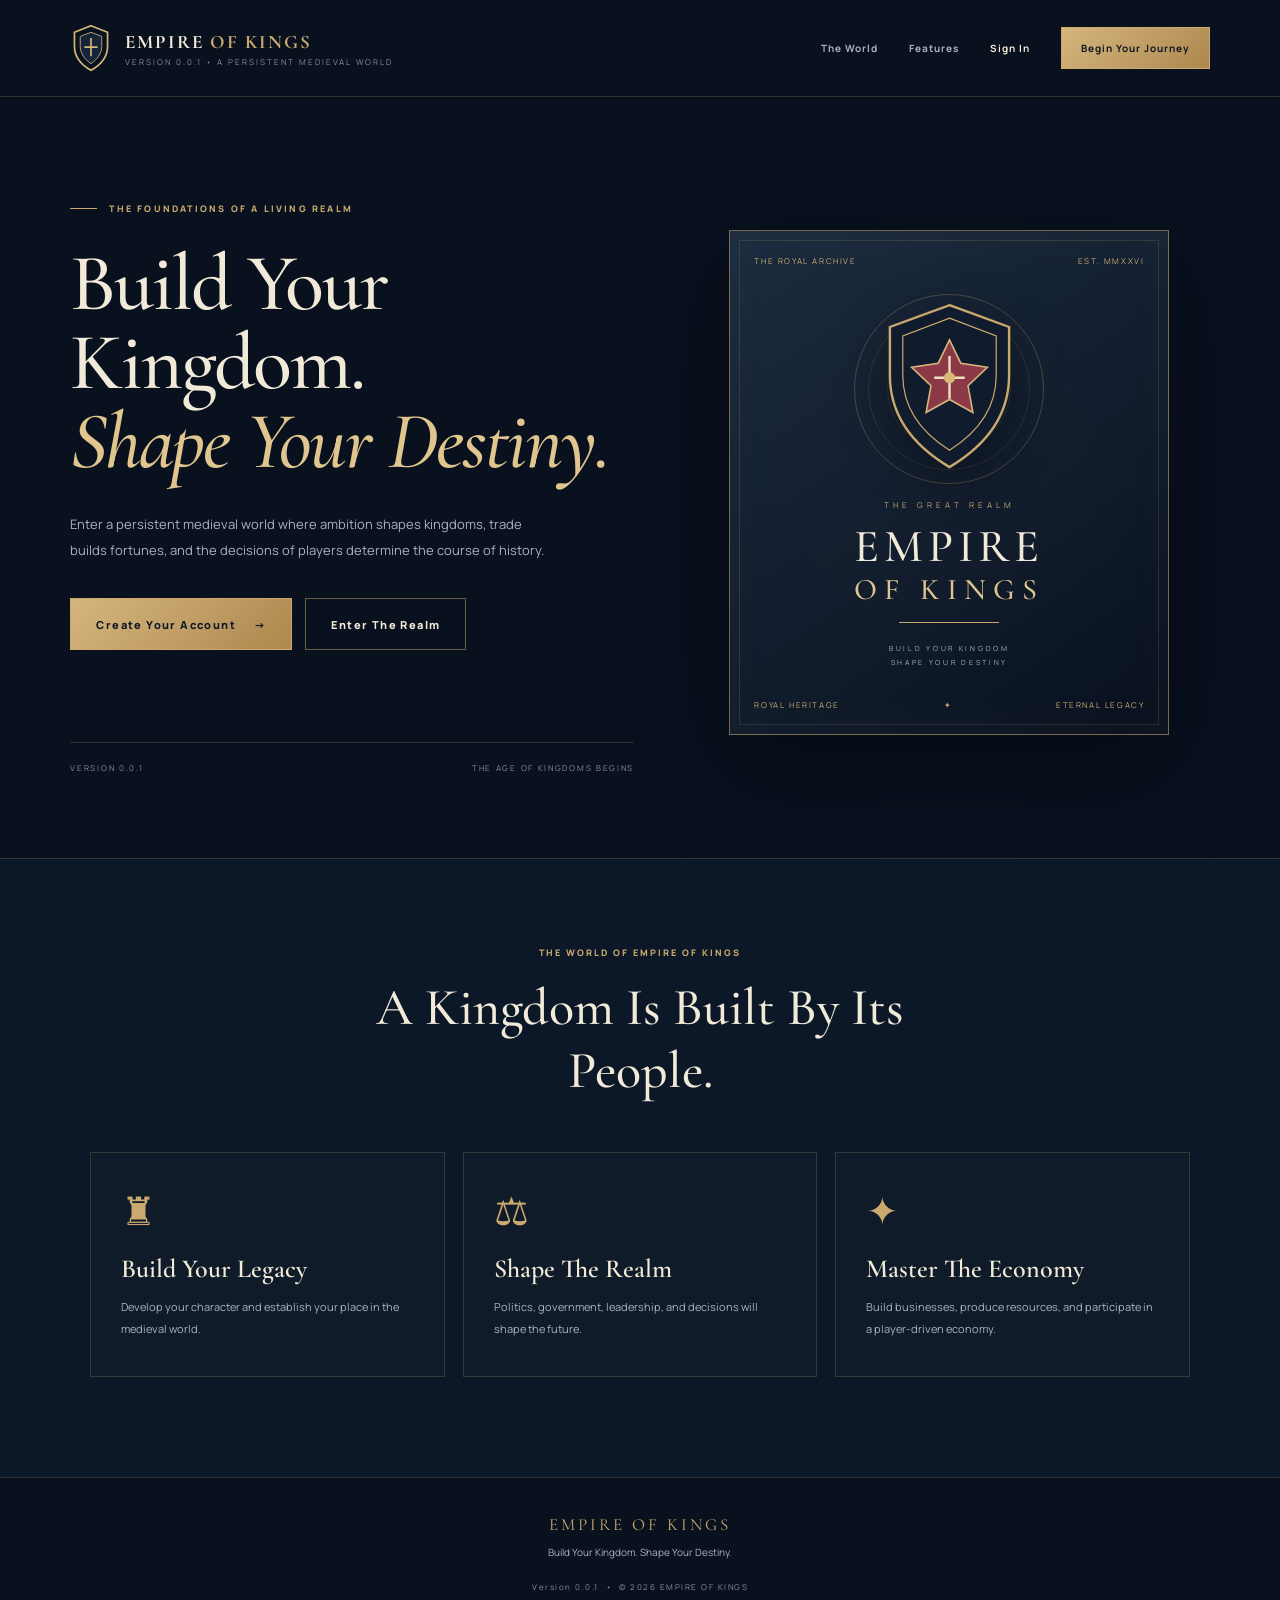
<file: index.html>
<!DOCTYPE html>
<html lang="id">

<head>

    <meta charset="UTF-8">

    <meta name="viewport"
          content="width=device-width, initial-scale=1.0">

    <meta name="theme-color"
          content="#09111f">

    <title>EMPIRE OF KINGS — Version 0.0.1</title>

    <link rel="preconnect"
          href="https://fonts.googleapis.com">

    <link rel="preconnect"
          href="https://fonts.gstatic.com" crossorigin>

    <link href="https://fonts.googleapis.com/css2?family=Cormorant+Garamond:wght@400;500;600;700&family=Manrope:wght@400;500;600;700;800&display=swap"
          rel="stylesheet">

    <link rel="stylesheet"
          href="css/style.css">

</head>

<body>

    <div class="site-shell">

        <header class="topbar">

            <a href="index.html" class="brand">

                <span class="brand-crest">

                    <svg viewBox="0 0 50 58"
                         fill="none">

                        <path d="M25 2L45 10V27C45 40 36 50 25 56C14 50 5 40 5 27V10L25 2Z"
                              stroke="#D7B77A"
                              stroke-width="2"/>

                        <path d="M25 10L38 15V27C38 36 32 43 25 48C18 43 12 36 12 27V15L25 10Z"
                              fill="#15243A"
                              stroke="#D7B77A"/>

                        <path d="M25 17V39M17 28H33"
                              stroke="#D7B77A"
                              stroke-width="2"/>

                    </svg>

                </span>


                <span class="brand-copy">

                    <strong>
                        EMPIRE <span>OF KINGS</span>
                    </strong>

                    <small>
                        VERSION 0.0.1 • A PERSISTENT MEDIEVAL WORLD
                    </small>

                </span>

            </a>


            <nav class="main-nav">

                <a href="#world">The World</a>

                <a href="#features">Features</a>

                <a href="login.html" class="nav-login">
                    Sign In
                </a>

                <a href="register.html"
                   class="button button-small">

                    Begin Your Journey

                </a>

            </nav>

        </header>


        <main class="hero">

            <section class="hero-copy">

                <div class="eyebrow">

                    <span class="eyebrow-line"></span>

                    THE FOUNDATIONS OF A LIVING REALM

                </div>


                <h1>

                    Build Your Kingdom.

                    <em>Shape Your Destiny.</em>

                </h1>


                <p class="hero-description">

                    Enter a persistent medieval world where
                    ambition shapes kingdoms, trade builds
                    fortunes, and the decisions of players
                    determine the course of history.

                </p>


                <div class="hero-actions">

                    <a href="register.html"
                       class="button">

                        Create Your Account

                        <span>→</span>

                    </a>


                    <a href="login.html"
                       class="button button-outline">

                        Enter The Realm

                    </a>

                </div>


                <div class="hero-bottom">

                    <span>VERSION 0.0.1</span>

                    <span>THE AGE OF KINGDOMS BEGINS</span>

                </div>

            </section>


            <section class="hero-visual" id="world">

                <div class="visual-glow"></div>


                <div class="realm-frame">

                    <div class="realm-top">

                        <span>THE ROYAL ARCHIVE</span>

                        <span>EST. MMXXVI</span>

                    </div>


                    <div class="realm-decoration">

                        <div class="decoration-ring"></div>


                        <div class="large-crest">

                            <svg viewBox="0 0 180 210"
                                 fill="none">

                                <path d="M90 4L164 31V91C164 143 132 180 90 205C48 180 16 143 16 91V31L90 4Z"
                                      fill="#101C2D"
                                      stroke="#C9A96D"
                                      stroke-width="3"/>

                                <path d="M90 20L148 42V91C148 132 125 162 90 184C55 162 32 132 32 91V42L90 20Z"
                                      stroke="#C9A96D"
                                      stroke-width="1.5"/>

                                <path d="M90 47L104 76L137 81L113 104L119 137L90 121L61 137L67 104L43 81L76 76L90 47Z"
                                      fill="#8C3947"
                                      stroke="#D7B77A"
                                      stroke-width="2"/>

                                <path d="M90 67V120M71 94H109"
                                      stroke="#F0DFC0"
                                      stroke-width="3"/>

                                <circle cx="90"
                                        cy="94"
                                        r="7"
                                        fill="#D7B77A"/>

                            </svg>

                        </div>

                    </div>


                    <div class="realm-title">

                        <span>THE GREAT REALM</span>

                        <h2>
                            EMPIRE
                            <br>
                            <span>OF KINGS</span>
                        </h2>

                        <div class="realm-divider"></div>

                        <p>
                            BUILD YOUR KINGDOM
                            <br>
                            SHAPE YOUR DESTINY
                        </p>

                    </div>


                    <div class="realm-bottom">

                        <span>ROYAL HERITAGE</span>

                        <span>✦</span>

                        <span>ETERNAL LEGACY</span>

                    </div>

                </div>

            </section>

        </main>


        <section class="features-section"
                 id="features">

            <div class="section-heading">

                <span>THE WORLD OF EMPIRE OF KINGS</span>

                <h2>
                    A Kingdom Is Built By Its People.
                </h2>

            </div>


            <div class="feature-grid">


                <article class="feature-card">

                    <div class="feature-symbol">♜</div>

                    <h3>Build Your Legacy</h3>

                    <p>
                        Develop your character and establish
                        your place in the medieval world.
                    </p>

                </article>


                <article class="feature-card">

                    <div class="feature-symbol">⚖</div>

                    <h3>Shape The Realm</h3>

                    <p>
                        Politics, government, leadership,
                        and decisions will shape the future.
                    </p>

                </article>


                <article class="feature-card">

                    <div class="feature-symbol">✦</div>

                    <h3>Master The Economy</h3>

                    <p>
                        Build businesses, produce resources,
                        and participate in a player-driven economy.
                    </p>

                </article>


            </div>

        </section>


        <footer class="site-footer">

            <div class="footer-brand">

                EMPIRE OF KINGS

            </div>


            <p>

                Build Your Kingdom. Shape Your Destiny.

            </p>


            <span>

                Version 0.0.1

                &nbsp;•&nbsp;

                © 2026 EMPIRE OF KINGS

            </span>

        </footer>

    </div>

</body>

</html>
</file>
<file: css/style.css>
/* =========================================
   EMPIRE OF KINGS
   GLOBAL DESIGN SYSTEM
========================================= */

:root {

    --navy: #09111f;

    --navy-light: #111e31;

    --navy-soft: #17263c;

    --gold: #c9a96d;

    --gold-light: #e0c58f;

    --burgundy: #713746;

    --ivory: #f2ead8;

    --muted: #aab2bf;

    --stone: #84909f;

    --line: rgba(201,169,109,0.2);

    --serif: "Cormorant Garamond", Georgia, serif;

    --sans: "Manrope", Arial, sans-serif;

}


* {

    margin: 0;

    padding: 0;

    box-sizing: border-box;

}


html {

    scroll-behavior: smooth;

}


body {

    background: var(--navy);

    color: var(--ivory);

    font-family: var(--sans);

    min-height: 100vh;

}


a {

    text-decoration: none;

    color: inherit;

}


button,
input {

    font: inherit;

}


button,
a {

    -webkit-tap-highlight-color: transparent;

}


button:focus-visible,
a:focus-visible,
input:focus-visible {

    outline: 2px solid var(--gold-light);

    outline-offset: 3px;

}


/* =========================================
   BRAND
========================================= */


.brand {

    display: flex;

    align-items: center;

    gap: 13px;

}


.brand-crest {

    width: 42px;

    height: 48px;

    display: flex;

    align-items: center;

    justify-content: center;

}


.brand-crest svg {

    width: 100%;

    height: 100%;

}


.brand-copy strong {

    display: block;

    font-family: var(--serif);

    letter-spacing: 2px;

    font-size: 19px;

    color: var(--ivory);

}


.brand-copy strong span {

    color: var(--gold);

}


.brand-copy small {

    display: block;

    color: var(--stone);

    font-size: 8px;

    letter-spacing: 2px;

    margin-top: 3px;

}


/* =========================================
   BUTTONS
========================================= */


.button {

    min-height: 52px;

    padding: 0 25px;

    border: 1px solid var(--gold);

    background: linear-gradient(
        135deg,
        #d5b67d,
        #ad884f
    );

    color: #111827;

    display: inline-flex;

    justify-content: center;

    align-items: center;

    gap: 18px;

    font-size: 11px;

    font-weight: 800;

    letter-spacing: 1.4px;

    transition: 0.25s ease;

    cursor: pointer;

}


.button:hover {

    background: var(--gold-light);

    transform: translateY(-2px);

}


.button-small {

    min-height: 42px;

    padding: 0 19px;

    font-size: 9px;

}


.button-outline {

    background: transparent;

    border-color: rgba(201,169,109,0.5);

    color: var(--ivory);

}


.button-outline:hover {

    background: rgba(201,169,109,0.1);

}


.button-danger {

    background: transparent;

    color: #e6b7b7;

    border-color: rgba(170,75,85,0.6);

}


.button-danger:hover {

    background: var(--burgundy);

    color: white;

}


/* =========================================
   HOMEPAGE
========================================= */


.site-shell {

    width: 100%;

    overflow: hidden;

}


.topbar {

    max-width: 1320px;

    margin: auto;

    padding: 24px 5.5%;

    display: flex;

    justify-content: space-between;

    align-items: center;

    border-bottom: 1px solid var(--line);

}


.main-nav {

    display: flex;

    align-items: center;

    gap: 31px;

}


.main-nav a {

    font-size: 10px;

    font-weight: 700;

    letter-spacing: 1px;

    color: var(--muted);

    transition: 0.2s;

}


.main-nav a:hover {

    color: var(--gold-light);

}


.main-nav .button {

    color: #111827;

}


.main-nav .nav-login {

    color: var(--ivory);

}


/* =========================================
   HERO
========================================= */


.hero {

    max-width: 1320px;

    margin: auto;

    padding: 95px 5.5% 85px;

    display: grid;

    grid-template-columns: 1.04fr 0.96fr;

    align-items: center;

    gap: 55px;

    min-height: 690px;

}


.hero-copy {

    position: relative;

    z-index: 2;

}


.eyebrow {

    display: inline-flex;

    align-items: center;

    gap: 12px;

    color: var(--gold);

    font-size: 9px;

    font-weight: 800;

    letter-spacing: 2.2px;

}


.eyebrow-line {

    width: 27px;

    height: 1px;

    background: var(--gold);

}


.hero-copy h1 {

    font-family: var(--serif);

    font-size: clamp(55px, 6.3vw, 88px);

    font-weight: 500;

    line-height: 0.98;

    letter-spacing: -2px;

    margin-top: 29px;

    color: var(--ivory);

}


.hero-copy h1 em {

    display: block;

    color: var(--gold-light);

    font-weight: 500;

}


.hero-description {

    max-width: 480px;

    color: var(--muted);

    font-size: 13px;

    line-height: 2;

    margin-top: 30px;

}


.hero-actions {

    margin-top: 35px;

    display: flex;

    align-items: center;

    gap: 13px;

    flex-wrap: wrap;

}


.hero-bottom {

    margin-top: 92px;

    padding-top: 19px;

    border-top: 1px solid var(--line);

    display: flex;

    justify-content: space-between;

    gap: 20px;

}


.hero-bottom span {

    font-size: 8px;

    letter-spacing: 1.7px;

    color: var(--stone);

}


/* =========================================
   ROYAL VISUAL
========================================= */


.hero-visual {

    min-height: 510px;

    display: flex;

    align-items: center;

    justify-content: center;

    position: relative;

}


.visual-glow {

    position: absolute;

    width: 400px;

    height: 400px;

    border-radius: 50%;

    background: radial-gradient(
        circle,
        rgba(139,94,57,0.2),
        transparent 70%
    );

}


.realm-frame {

    position: relative;

    z-index: 1;

    width: 100%;

    max-width: 440px;

    min-height: 470px;

    border: 1px solid rgba(201,169,109,0.55);

    background:

        linear-gradient(
            145deg,
            rgba(29,44,65,0.95),
            rgba(9,17,31,0.98)
        );

    padding: 24px;

    box-shadow:

        0 30px 100px rgba(0,0,0,0.35),

        inset 0 0 50px rgba(201,169,109,0.04);

}


.realm-frame::before {

    content: "";

    position: absolute;

    inset: 9px;

    border: 1px solid rgba(201,169,109,0.16);

    pointer-events: none;

}


.realm-top,
.realm-bottom {

    display: flex;

    justify-content: space-between;

    color: var(--gold);

    font-size: 8px;

    letter-spacing: 1.6px;

    position: relative;

    z-index: 2;

}


.realm-decoration {

    position: relative;

    height: 210px;

    display: flex;

    align-items: center;

    justify-content: center;

    margin-top: 18px;

}


.decoration-ring {

    position: absolute;

    width: 190px;

    height: 190px;

    border: 1px solid rgba(201,169,109,0.3);

    border-radius: 50%;

}


.decoration-ring::before,
.decoration-ring::after {

    content: "";

    position: absolute;

    inset: 13px;

    border: 1px solid rgba(201,169,109,0.14);

    border-radius: 50%;

}


.decoration-ring::after {

    inset: 32px;

}


.large-crest {

    position: relative;

    z-index: 2;

    width: 145px;

    filter: drop-shadow(
        0 15px 25px rgba(0,0,0,0.4)
    );

}


.large-crest svg {

    width: 100%;

}


.realm-title {

    text-align: center;

    margin-top: -3px;

}


.realm-title > span {

    font-size: 8px;

    letter-spacing: 4px;

    color: var(--gold);

}


.realm-title h2 {

    font-family: var(--serif);

    font-size: 46px;

    line-height: 0.82;

    letter-spacing: 5px;

    font-weight: 500;

    margin-top: 15px;

}


.realm-title h2 span {

    color: var(--gold-light);

    font-size: 30px;

    letter-spacing: 7px;

}


.realm-divider {

    width: 100px;

    height: 1px;

    background: var(--gold);

    margin: 19px auto;

}


.realm-title p {

    font-size: 7px;

    letter-spacing: 2.7px;

    line-height: 2;

    color: var(--muted);

}


.realm-bottom {

    margin-top: 29px;

}


/* =========================================
   FEATURES
========================================= */


.features-section {

    padding: 80px 6% 100px;

    background: #0c1727;

    border-top: 1px solid var(--line);

}


.section-heading {

    text-align: center;

    max-width: 650px;

    margin: 0 auto 50px;

}


.section-heading > span {

    color: var(--gold);

    font-size: 9px;

    letter-spacing: 2px;

    font-weight: 800;

}


.section-heading h2 {

    font-family: var(--serif);

    font-size: clamp(35px, 5vw, 52px);

    font-weight: 500;

    margin-top: 15px;

}


.feature-grid {

    max-width: 1100px;

    margin: auto;

    display: grid;

    grid-template-columns: repeat(3,1fr);

    gap: 18px;

}


.feature-card {

    padding: 36px 30px;

    border: 1px solid var(--line);

    background: rgba(255,255,255,0.015);

    transition: 0.25s;

}


.feature-card:hover {

    border-color: var(--gold);

    transform: translateY(-4px);

}


.feature-symbol {

    font-family: var(--serif);

    color: var(--gold);

    font-size: 39px;

}


.feature-card h3 {

    font-family: var(--serif);

    font-size: 26px;

    margin-top: 17px;

    font-weight: 600;

}


.feature-card p {

    color: var(--muted);

    font-size: 11px;

    line-height: 2;

    margin-top: 12px;

}


/* =========================================
   FOOTER
========================================= */


.site-footer {

    padding: 36px 6%;

    text-align: center;

    border-top: 1px solid var(--line);

}


.footer-brand {

    font-family: var(--serif);

    color: var(--gold);

    letter-spacing: 3px;

    font-size: 17px;

}


.site-footer p {

    color: var(--muted);

    font-size: 10px;

    margin-top: 10px;

}


.site-footer > span {

    display: block;

    color: var(--stone);

    font-size: 8px;

    letter-spacing: 1.5px;

    margin-top: 22px;

}


/* =========================================
   AUTHENTICATION PAGES
========================================= */


.auth-page {

    min-height: 100vh;

    background:

        radial-gradient(
            circle at 12% 20%,
            rgba(113,55,70,0.18),
            transparent 35%
        ),

        radial-gradient(
            circle at 85% 80%,
            rgba(201,169,109,0.1),
            transparent 35%
        ),

        var(--navy);

    display: flex;

    align-items: center;

    justify-content: center;

    padding: 35px;

}


.auth-shell {

    width: 100%;

    max-width: 1120px;

    min-height: 680px;

    display: grid;

    grid-template-columns: 1fr 0.9fr;

    border: 1px solid var(--line);

    background: rgba(15,28,45,0.72);

    box-shadow: 0 30px 100px rgba(0,0,0,0.3);

}


.auth-story {

    padding: 50px 55px;

    display: flex;

    flex-direction: column;

    justify-content: space-between;

    position: relative;

    overflow: hidden;

    background:

        linear-gradient(
            145deg,
            rgba(27,43,64,0.95),
            rgba(10,18,31,0.98)
        );

}


.auth-story::after {

    content: "♜";

    position: absolute;

    right: -40px;

    bottom: -100px;

    font-family: var(--serif);

    font-size: 390px;

    color: rgba(201,169,109,0.035);

    pointer-events: none;

}


.auth-story-content {

    position: relative;

    z-index: 2;

    margin-bottom: 35px;

}


.auth-story-content h1 {

    font-family: var(--serif);

    font-weight: 500;

    font-size: clamp(55px,6vw,78px);

    line-height: 0.95;

    margin-top: 25px;

}


.auth-story-content h1 em {

    display: block;

    color: var(--gold-light);

}


.auth-story-content p {

    max-width: 390px;

    color: var(--muted);

    font-size: 12px;

    line-height: 2;

    margin-top: 27px;

}


.story-seal {

    display: flex;

    align-items: center;

    gap: 16px;

    border-top: 1px solid var(--line);

    padding-top: 23px;

    margin-top: 46px;

}


.story-seal > span {

    font-size: 30px;

    color: var(--gold);

}


.story-seal strong {

    display: block;

    font-size: 9px;

    letter-spacing: 1.3px;

}


.story-seal small {

    display: block;

    margin-top: 6px;

    color: var(--stone);

    font-size: 8px;

    letter-spacing: 1.2px;

}


/* AUTH FORM */


.auth-form-side {

    display: flex;

    align-items: center;

    justify-content: center;

    padding: 45px;

}


.auth-card {

    width: 100%;

    max-width: 390px;

}


.back-link {

    color: var(--stone);

    font-size: 10px;

    display: inline-block;

    margin-bottom: 44px;

    transition: 0.2s;

}


.back-link:hover {

    color: var(--gold);

}


.form-heading > span {

    color: var(--gold);

    font-size: 9px;

    font-weight: 800;

    letter-spacing: 2px;

}


.form-heading h2 {

    font-family: var(--serif);

    font-weight: 600;

    font-size: 43px;

    margin-top: 9px;

}


.form-heading p {

    color: var(--muted);

    font-size: 11px;

    margin-top: 6px;

    margin-bottom: 32px;

}


.form-group {

    margin-bottom: 19px;

}


.form-group label {

    display: block;

    font-size: 10px;

    font-weight: 700;

    letter-spacing: 0.7px;

    color: var(--ivory);

    margin-bottom: 9px;

}


.form-group input {

    width: 100%;

    height: 51px;

    padding: 0 15px;

    background: rgba(255,255,255,0.035);

    border: 1px solid rgba(201,169,109,0.2);

    color: var(--ivory);

    outline: none;

    font-size: 11px;

    border-radius: 0;

}


.form-group input::placeholder {

    color: #697789;

}


.form-group input:focus {

    border-color: var(--gold);

    background: rgba(201,169,109,0.04);

}


.field-help {

    display: block;

    color: var(--stone);

    font-size: 9px;

    line-height: 1.7;

    margin-top: 7px;

}


.password-field {

    position: relative;

}


.password-field input {

    padding-right: 65px;

}


.password-toggle {

    position: absolute;

    right: 12px;

    top: 50%;

    transform: translateY(-50%);

    border: none;

    background: none;

    color: var(--gold);

    font-size: 8px;

    letter-spacing: 1px;

    cursor: pointer;

}


.form-submit {

    width: 100%;

    margin-top: 13px;

}


.form-submit:disabled {

    opacity: 0.6;

    cursor: wait;

    transform: none;

}


.form-message {

    display: none;

    padding: 12px;

    margin-top: 15px;

    font-size: 10px;

    line-height: 1.7;

    border: 1px solid transparent;

}


.form-message.show {

    display: block;

}


.form-message.error {

    color: #ffc4c4;

    background: rgba(113,55,70,0.2);

    border-color: rgba(200,100,110,0.3);

}


.form-message.success {

    color: #c5e4c8;

    background: rgba(60,120,75,0.15);

    border-color: rgba(90,170,105,0.3);

}


.form-message.warning {

    color: #f2d99d;

    background: rgba(201,169,109,0.1);

    border-color: rgba(201,169,109,0.3);

}


.form-separator {

    display: flex;

    align-items: center;

    gap: 13px;

    color: var(--stone);

    font-size: 8px;

    letter-spacing: 1px;

    margin: 26px 0;

}


.form-separator span {

    flex: 1;

    height: 1px;

    background: var(--line);

}


.form-switch {

    color: var(--muted);

    font-size: 10px;

    text-align: center;

}


.form-switch a {

    color: var(--gold-light);

    font-weight: 800;

    margin-left: 4px;

}


.form-switch a:hover {

    text-decoration: underline;

}


.security-note {

    display: flex;

    justify-content: center;

    align-items: center;

    gap: 8px;

    color: var(--stone);

    font-size: 8px;

    margin-top: 35px;

}


.security-note span {

    color: var(--gold);

}


/* =========================================
   DASHBOARD
========================================= */


.dashboard-page {

    min-height: 100vh;

    background:

        radial-gradient(
            circle at 50% 30%,
            rgba(201,169,109,0.09),
            transparent 45%
        ),

        var(--navy);

}


.account-container {

    max-width: 950px;

    margin: auto;

    padding: 80px 25px;

}


.account-heading {

    text-align: center;

    margin-bottom: 45px;

}


.account-heading h1 {

    font-family: var(--serif);

    font-size: clamp(40px,6vw,61px);

    font-weight: 500;

    margin-top: 15px;

}


.account-heading p {

    color: var(--muted);

    font-size: 11px;

    margin-top: 12px;

    line-height: 1.8;

}


.account-card {

    max-width: 600px;

    margin: auto;

    padding: 30px;

    border: 1px solid var(--line);

    background: rgba(20,34,53,0.8);

}


.account-card-top {

    display: flex;

    justify-content: space-between;

    align-items: center;

    gap: 10px;

    font-size: 8px;

    font-weight: 800;

    letter-spacing: 1.2px;

    color: var(--gold);

}


.online-indicator {

    color: #91d6a1;

}


.account-emblem {

    width: 76px;

    height: 76px;

    margin: 36px auto;

    border: 1px solid var(--gold);

    display: flex;

    align-items: center;

    justify-content: center;

    font-family: var(--serif);

    font-size: 42px;

    color: var(--gold);

}


.account-information {

    text-align: center;

    overflow-wrap: anywhere;

}


.account-information > span {

    display: block;

    color: var(--stone);

    font-size: 8px;

    letter-spacing: 1.5px;

    margin-top: 22px;

}


.account-information h2 {

    font-family: var(--serif);

    font-size: 33px;

    margin-top: 5px;

    font-weight: 600;

}


.account-information p {

    font-size: 11px;

    margin-top: 7px;

    color: var(--ivory);

}


.account-id {

    font-size: 9px !important;

    color: var(--muted) !important;

}


.account-divider {

    height: 1px;

    background: var(--line);

    margin: 30px 0;

}


.account-status {

    display: flex;

    align-items: center;

    justify-content: center;

    gap: 13px;

}


.account-status > span {

    font-size: 27px;

    color: var(--gold);

}


.account-status strong {

    display: block;

    font-size: 9px;

    letter-spacing: 1px;

}


.account-status small {

    display: block;

    color: var(--stone);

    font-size: 9px;

    margin-top: 5px;

}


.development-card {

    max-width: 600px;

    margin: 25px auto 0;

    padding: 37px 30px;

    text-align: center;

    border: 1px solid var(--line);

}


.development-card h2 {

    font-family: var(--serif);

    font-size: 34px;

    font-weight: 500;

    margin-top: 15px;

}


.development-card p {

    color: var(--muted);

    font-size: 10px;

    line-height: 2;

    max-width: 430px;

    margin: 15px auto 25px;

}


/* =========================================
   RESPONSIVE
========================================= */


@media (max-width: 900px) {

    .hero {

        grid-template-columns: 1fr;

        gap: 40px;

        padding-top: 70px;

    }


    .hero-copy {

        max-width: 700px;

        margin: auto;

        text-align: center;

    }


    .hero-actions {

        justify-content: center;

    }


    .hero-bottom {

        margin-top: 55px;

    }


    .hero-visual {

        width: 100%;

        max-width: 550px;

        margin: auto;

    }


    .auth-shell {

        grid-template-columns: 1fr;

    }


    .auth-story {

        min-height: 320px;

        padding: 30px;

    }


    .auth-story-content {

        margin-top: 50px;

        margin-bottom: 0;

    }


    .auth-story-content h1 {

        font-size: 55px;

    }


    .story-seal {

        margin-top: 25px;

    }


    .auth-form-side {

        padding: 40px 30px;

    }

}


@media (max-width: 650px) {

    .topbar {

        padding: 17px 20px;

    }


    .brand-copy strong {

        font-size: 16px;

    }


    .brand-copy small {

        font-size: 7px;

    }


    .main-nav {

        gap: 12px;

    }


    .main-nav > a:not(.button) {

        display: none;

    }


    .main-nav .button {

        min-height: 38px;

        padding: 0 12px;

        font-size: 8px;

    }


    .hero {

        padding: 65px 22px 55px;

    }


    .hero-copy h1 {

        font-size: clamp(49px,12vw,68px);

    }


    .hero-description {

        font-size: 11px;

    }


    .hero-actions {

        flex-direction: column;

        align-items: stretch;

    }


    .hero-bottom {

        font-size: 7px;

        margin-top: 45px;

    }


    .hero-bottom span {

        font-size: 7px;

    }


    .hero-visual {

        min-height: 425px;

    }


    .realm-frame {

        min-height: 415px;

        padding: 20px;

    }


    .realm-decoration {

        height: 170px;

    }


    .large-crest {

        width: 120px;

    }


    .decoration-ring {

        width: 160px;

        height: 160px;

    }


    .realm-title h2 {

        font-size: 38px;

    }


    .realm-title h2 span {

        font-size: 25px;

    }


    .features-section {

        padding: 65px 22px;

    }


    .feature-grid {

        grid-template-columns: 1fr;

    }


    .auth-page {

        padding: 13px;

        align-items: flex-start;

    }


    .auth-shell {

        border: none;

    }


    .auth-story {

        min-height: 250px;

        padding: 25px;

    }


    .auth-story-content {

        margin-top: 45px;

    }


    .auth-story-content h1 {

        font-size: 47px;

    }


    .auth-story-content p {

        font-size: 10px;

        margin-top: 15px;

    }


    .story-seal {

        display: none;

    }


    .auth-form-side {

        padding: 34px 23px;

    }


    .auth-card {

        max-width: 450px;

    }


    .back-link {

        margin-bottom: 30px;

    }


    .form-heading h2 {

        font-size: 38px;

    }


    .account-container {

        padding: 55px 15px;

    }


    .account-card {

        padding: 23px 17px;

    }


    .account-card-top {

        font-size: 7px;

    }


    .development-card {

        padding: 30px 18px;

    }

}


@media (max-width: 360px) {

    .brand-copy strong {

        font-size: 14px;

    }


    .brand-crest {

        width: 34px;

    }


    .main-nav .button {

        font-size: 7px;

    }


    .hero-copy h1 {

        font-size: 46px;

    }


    .account-information h2 {

        font-size: 28px;

    }

  }
</file>
